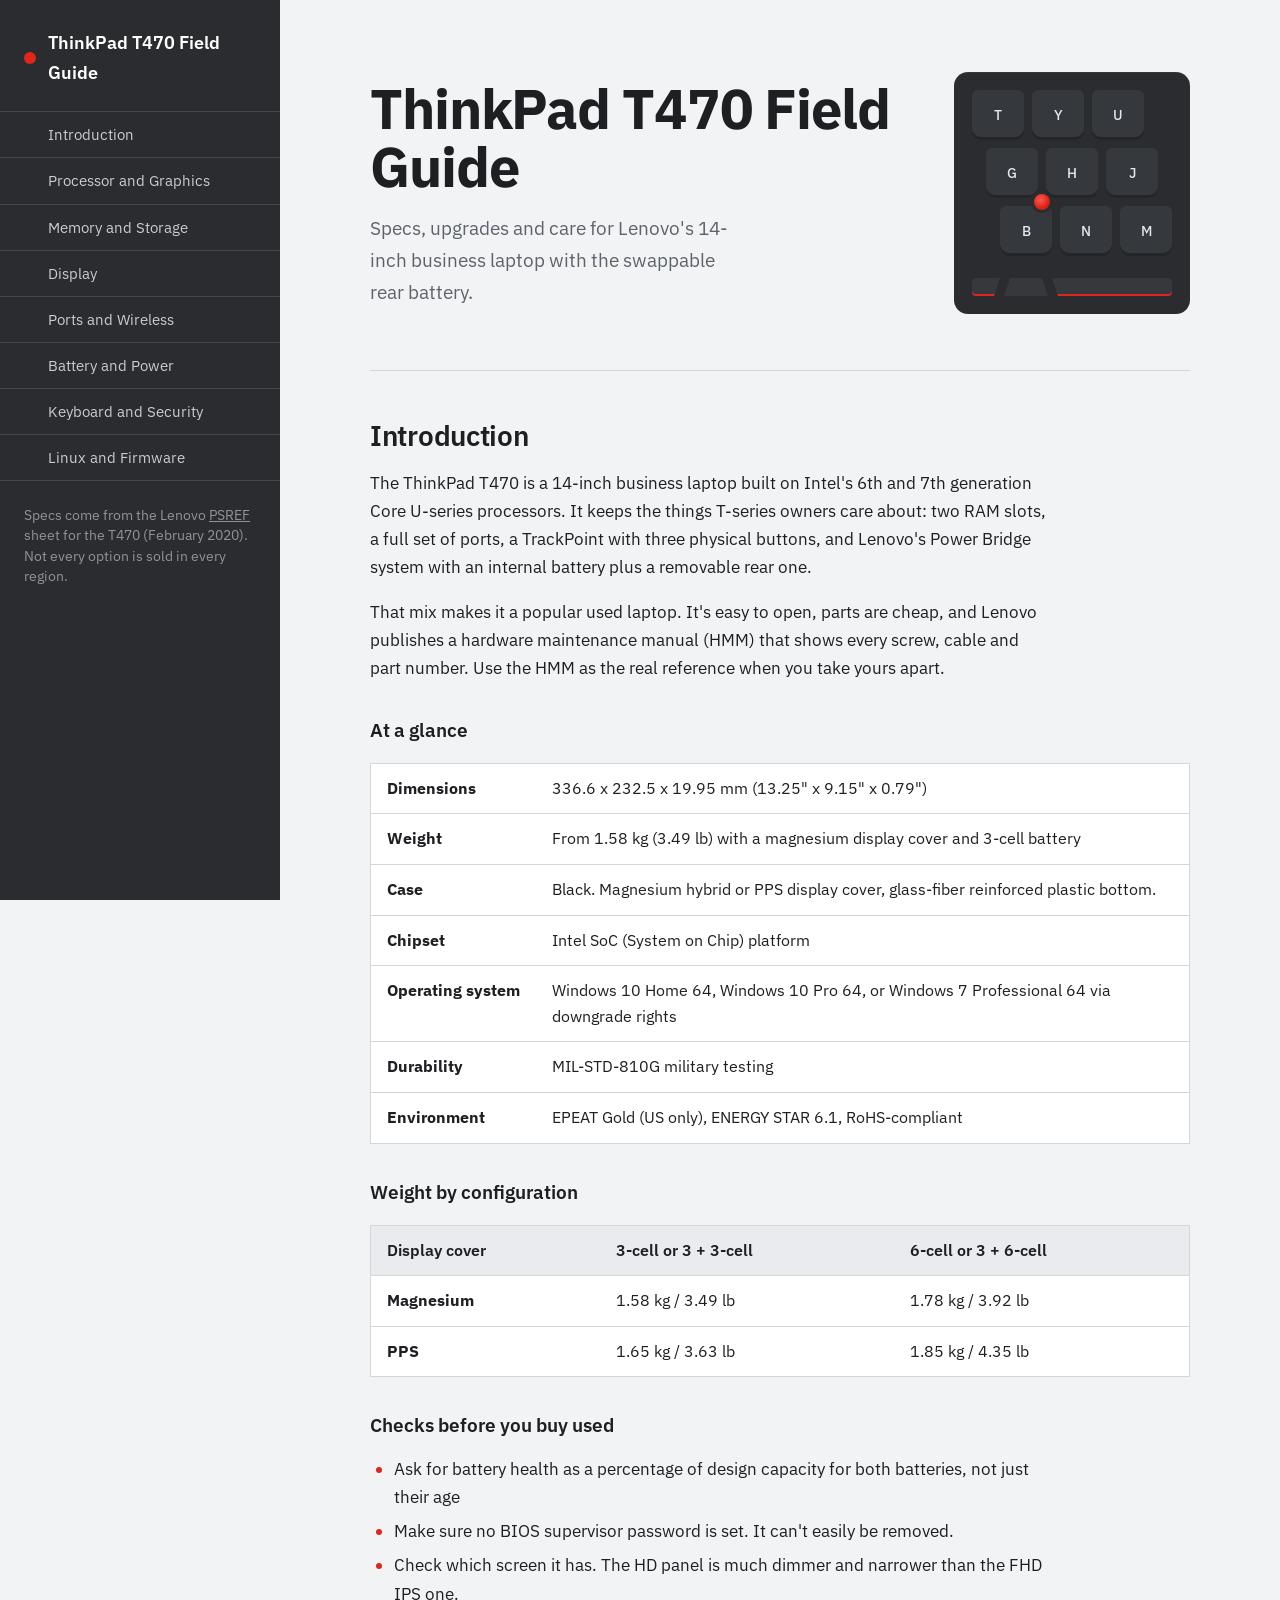
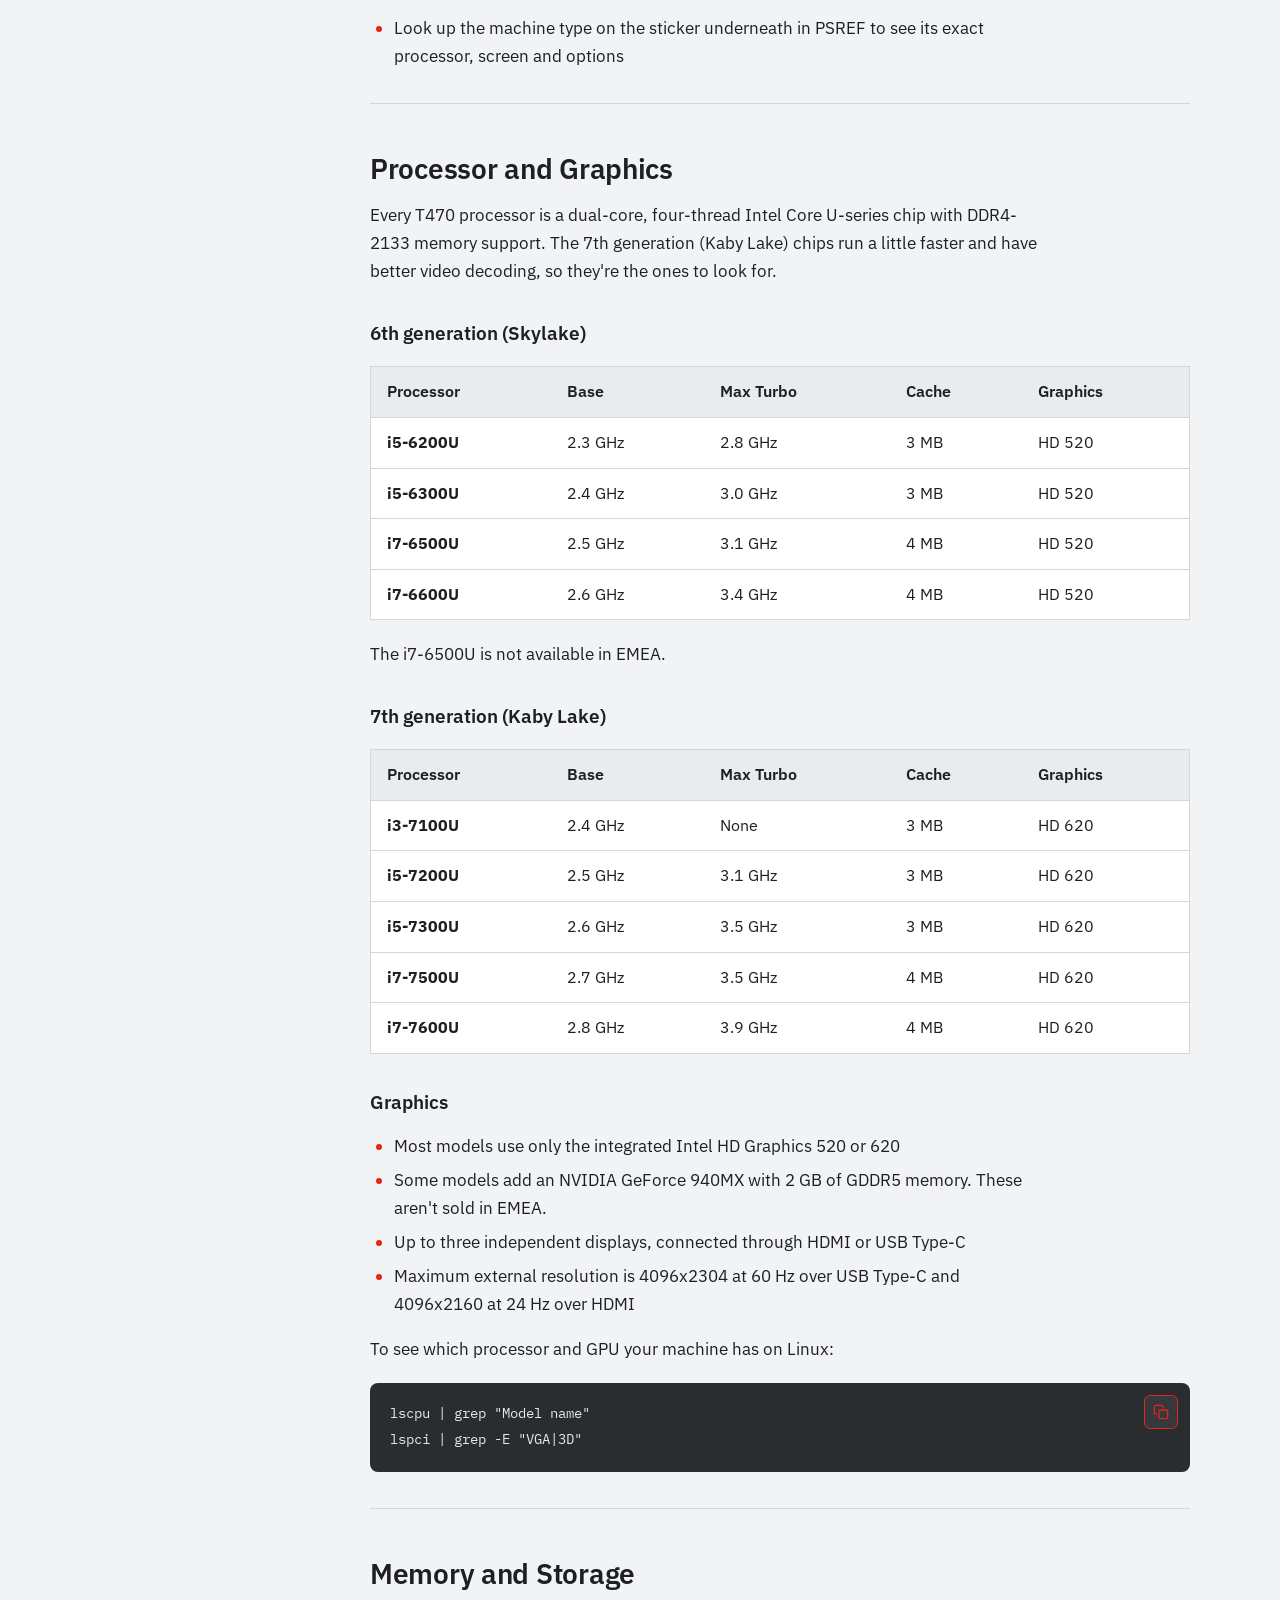
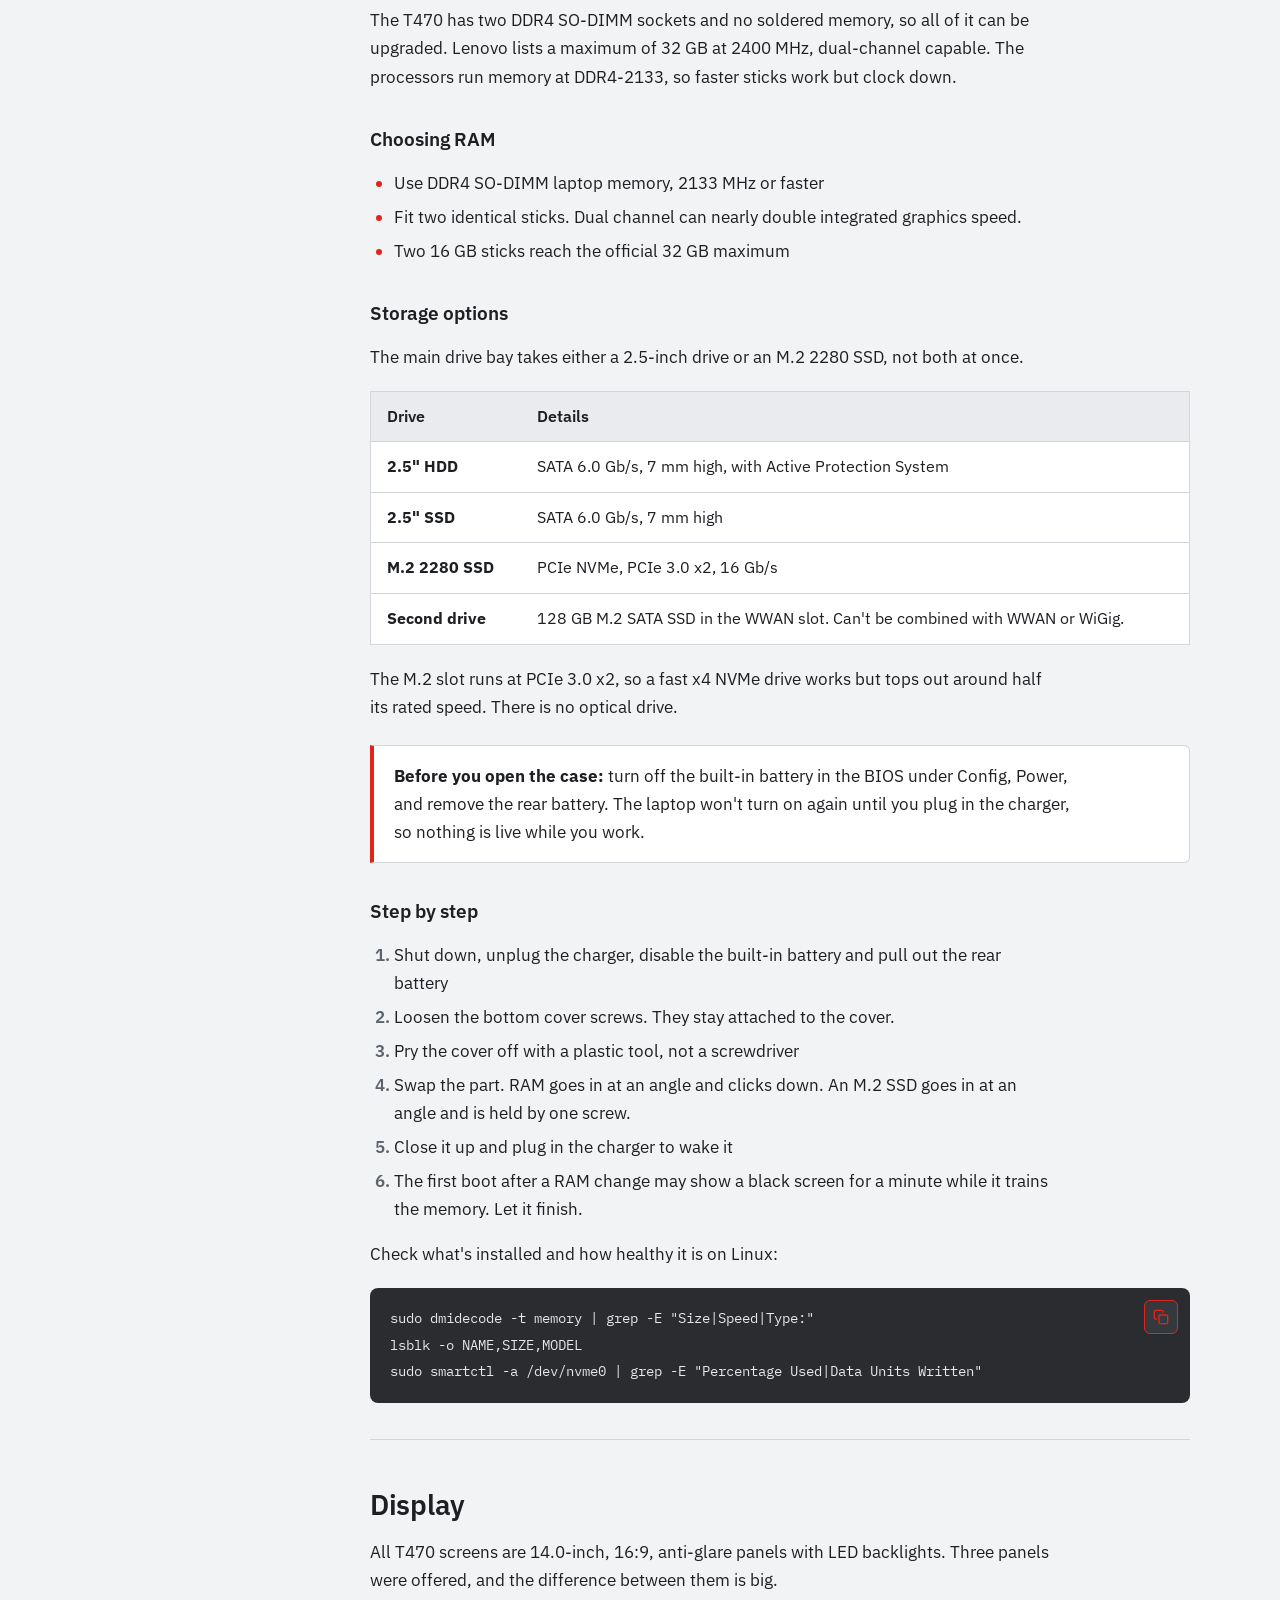
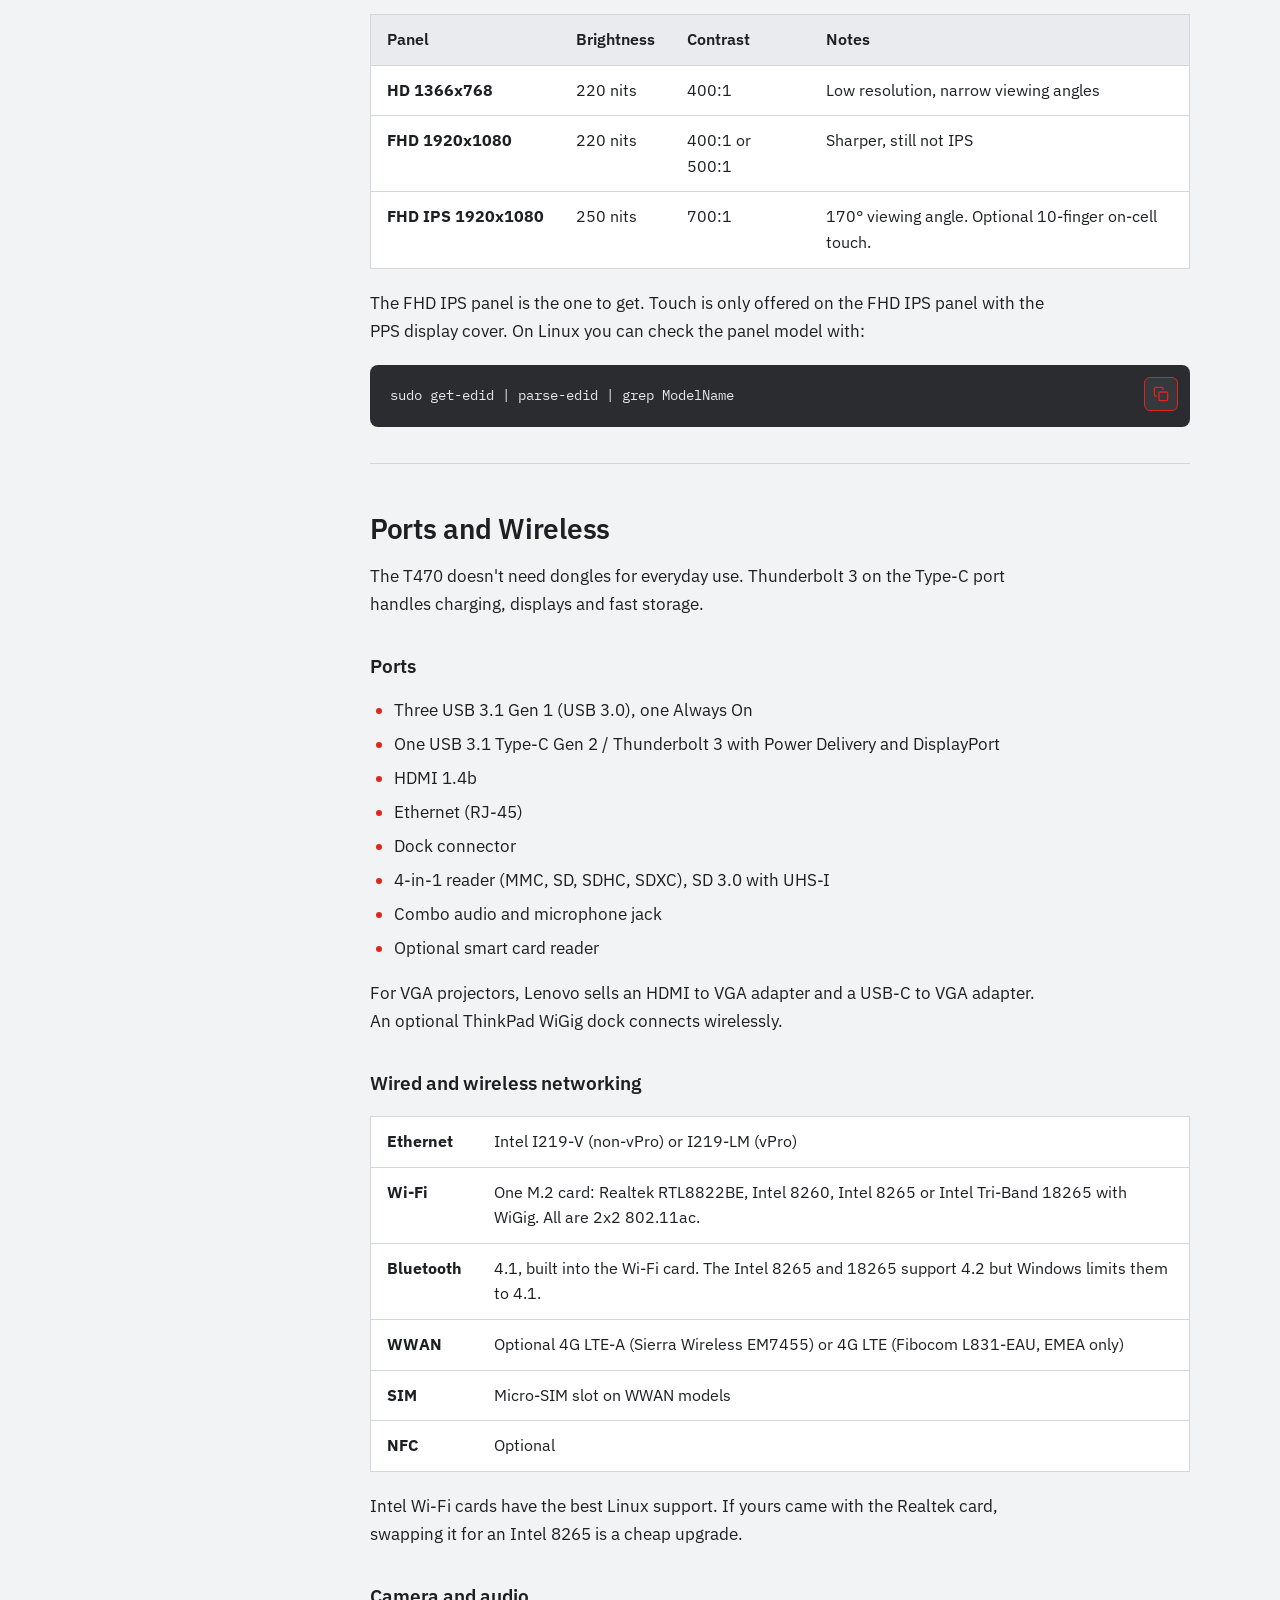
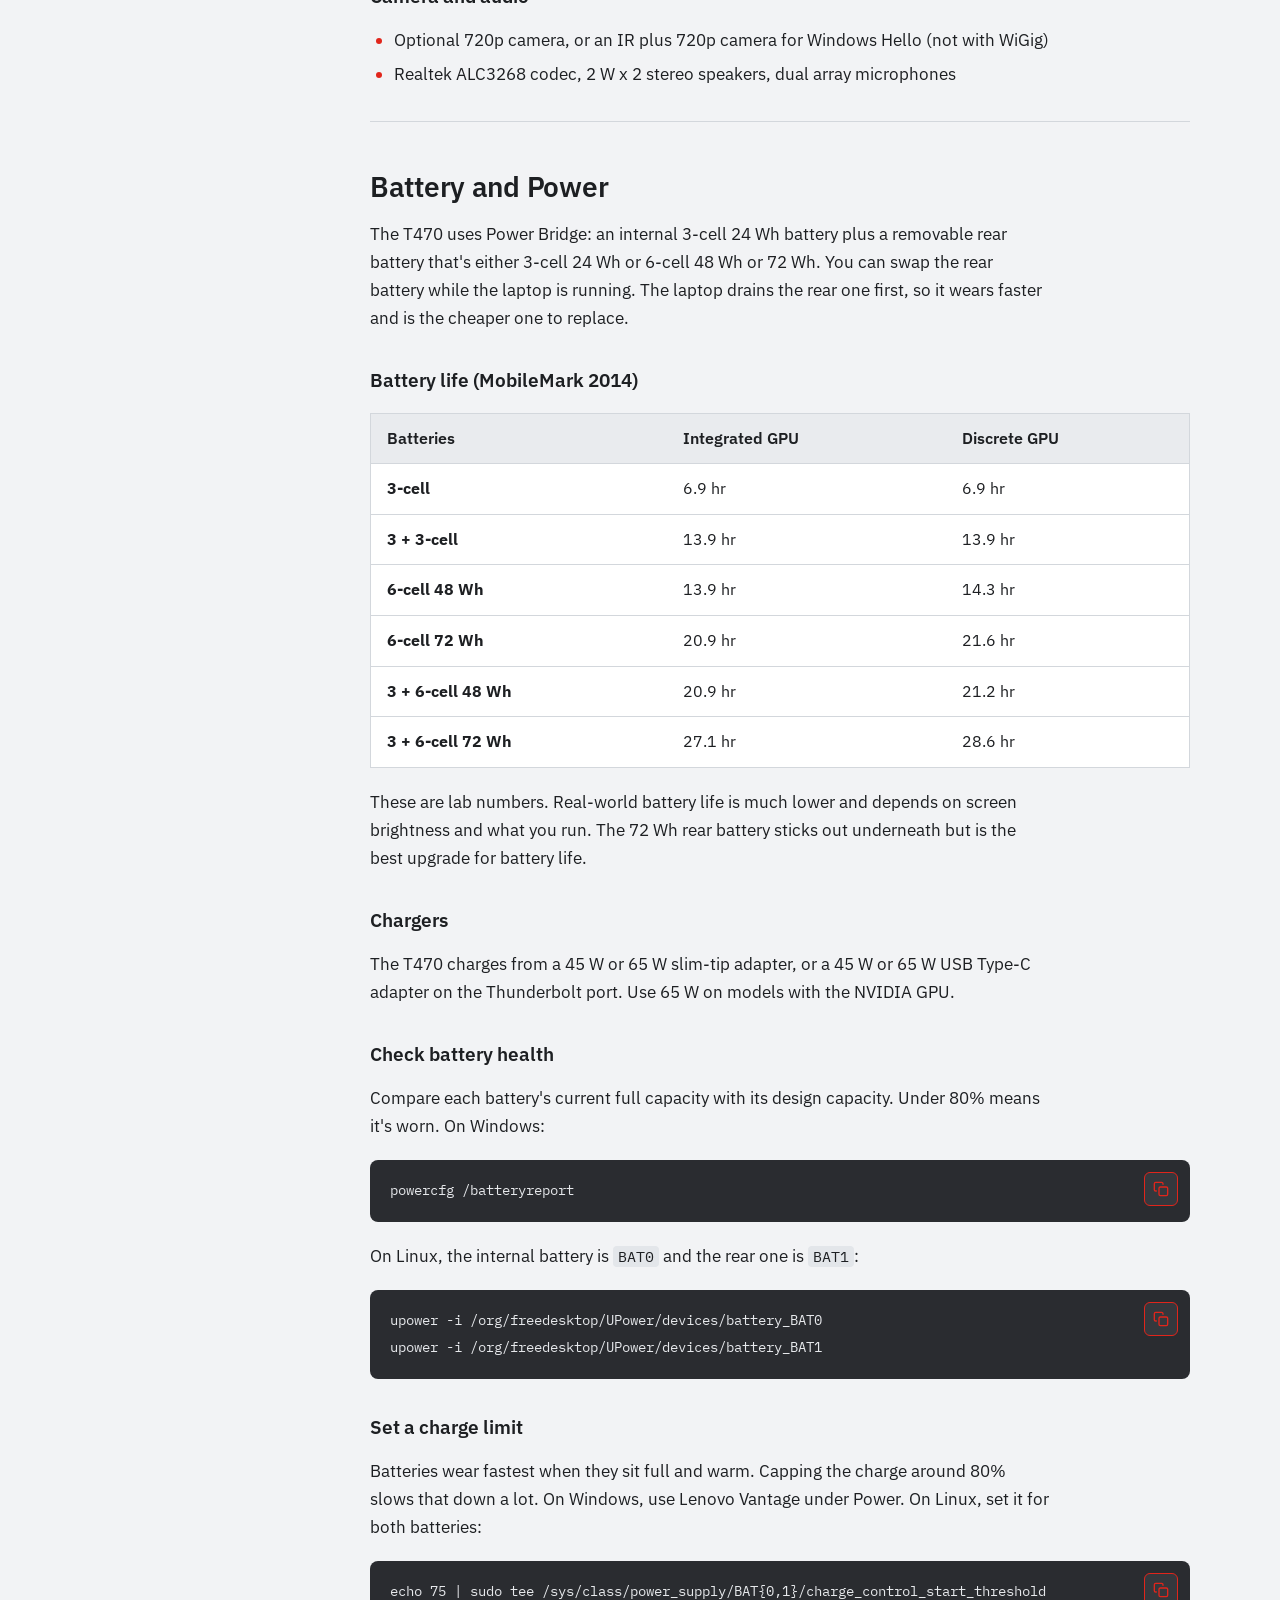
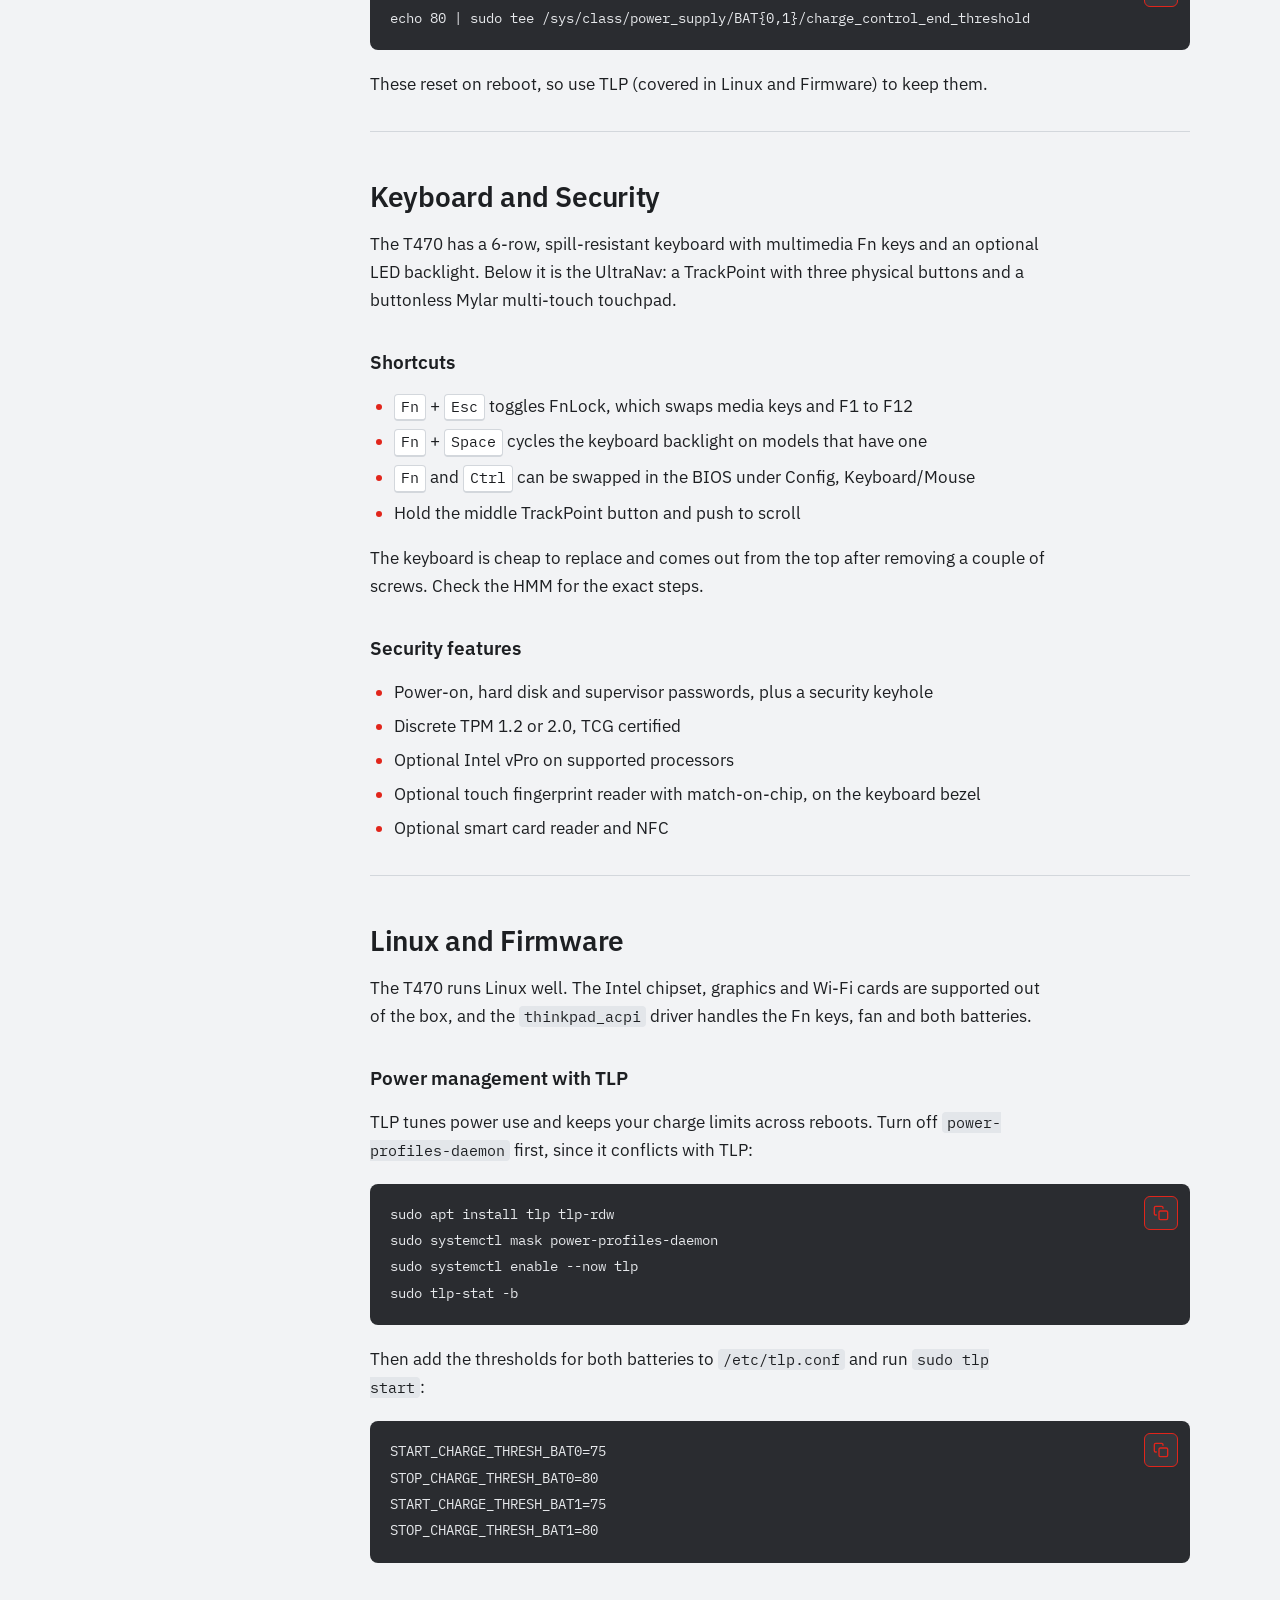
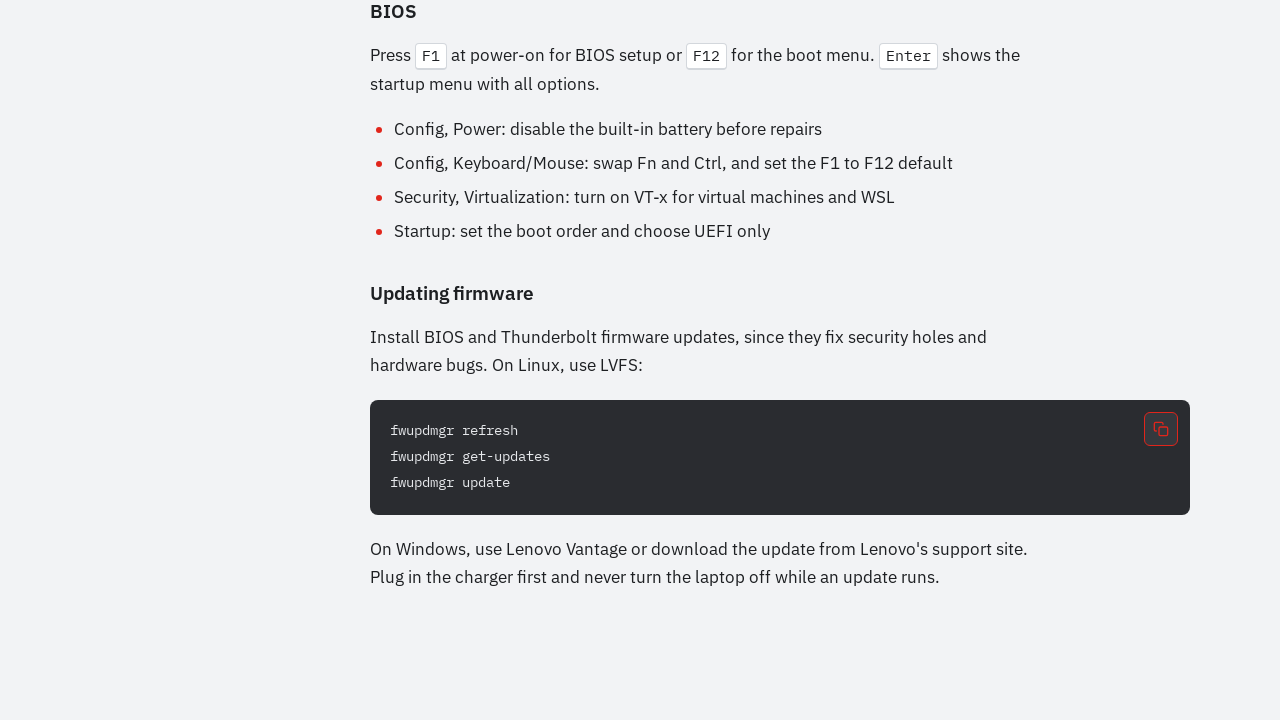
<file: index.html>
<!doctype html>
<html lang="en">

<head>
    <meta charset="utf-8" />
    <meta name="viewport" content="width=device-width, initial-scale=1.0" />
    <title>ThinkPad T470 Field Guide</title>
    <link rel="preconnect" href="https://fonts.googleapis.com" />
    <link rel="preconnect" href="https://fonts.gstatic.com" crossorigin />
    <link
        href="https://fonts.googleapis.com/css2?family=IBM+Plex+Mono:wght@400;500&family=IBM+Plex+Sans:wght@400;500;600;700&display=swap"
        rel="stylesheet" />
    <link rel="stylesheet" href="styles.css" />
</head>

<body>
    <nav id="navbar">
        <header>
            <span class="brand-dot" aria-hidden="true"></span>
            ThinkPad T470 Field Guide
        </header>
        <a class="nav-link" href="#Introduction">Introduction</a>
        <a class="nav-link" href="#Processor_and_Graphics">Processor and Graphics</a>
        <a class="nav-link" href="#Memory_and_Storage">Memory and Storage</a>
        <a class="nav-link" href="#Display">Display</a>
        <a class="nav-link" href="#Ports_and_Wireless">Ports and Wireless</a>
        <a class="nav-link" href="#Battery_and_Power">Battery and Power</a>
        <a class="nav-link" href="#Keyboard_and_Security">Keyboard and Security</a>
        <a class="nav-link" href="#Linux_and_Firmware">Linux and Firmware</a>
        <p class="nav-note">
            Specs come from the Lenovo
            <a href="https://psref.lenovo.com" target="_blank" rel="noopener">PSREF</a>
            sheet for the T470 (February 2020). Not every option is sold in
            every region.
        </p>
    </nav>

    <main id="main-doc">
        <div class="hero">
            <div class="hero-text">
                <h1>ThinkPad T470 Field Guide</h1>
                <p class="lede">
                    Specs, upgrades and care for Lenovo's 14-inch business
                    laptop with the swappable rear battery.
                </p>
            </div>
            <div class="keyboard" aria-hidden="true">
                <div class="keys">
                    <span>T</span><span>Y</span><span>U</span> <span>G</span><span>H</span><span>J</span>
                    <span>B</span><span>N</span><span>M</span>
                    <i class="nub"></i>
                </div>
                <div class="buttons">
                    <span class="btn-left"></span><span class="btn-mid"></span><span class="btn-right"></span>
                </div>
            </div>
        </div>

        <section class="main-section" id="Introduction">
            <header>Introduction</header>
            <p>
                The ThinkPad T470 is a 14-inch business laptop built on
                Intel's 6th and 7th generation Core U-series processors. It
                keeps the things T-series owners care about: two RAM slots,
                a full set of ports, a TrackPoint with three physical
                buttons, and Lenovo's Power Bridge system with an internal
                battery plus a removable rear one.
            </p>
            <p>
                That mix makes it a popular used laptop. It's easy to open,
                parts are cheap, and Lenovo publishes a hardware maintenance
                manual (HMM) that shows every screw, cable and part number.
                Use the HMM as the real reference when you take yours apart.
            </p>

            <h3>At a glance</h3>
            <div class="table-wrap">
                <table>
                    <tbody>
                        <tr>
                            <td>Dimensions</td>
                            <td>
                                336.6 x 232.5 x 19.95 mm (13.25" x 9.15" x
                                0.79")
                            </td>
                        </tr>
                        <tr>
                            <td>Weight</td>
                            <td>
                                From 1.58 kg (3.49 lb) with a magnesium
                                display cover and 3-cell battery
                            </td>
                        </tr>
                        <tr>
                            <td>Case</td>
                            <td>
                                Black. Magnesium hybrid or PPS display
                                cover, glass-fiber reinforced plastic
                                bottom.
                            </td>
                        </tr>
                        <tr>
                            <td>Chipset</td>
                            <td>Intel SoC (System on Chip) platform</td>
                        </tr>
                        <tr>
                            <td>Operating system</td>
                            <td>
                                Windows 10 Home 64, Windows 10 Pro 64, or
                                Windows 7 Professional 64 via downgrade
                                rights
                            </td>
                        </tr>
                        <tr>
                            <td>Durability</td>
                            <td>MIL-STD-810G military testing</td>
                        </tr>
                        <tr>
                            <td>Environment</td>
                            <td>
                                EPEAT Gold (US only), ENERGY STAR 6.1,
                                RoHS-compliant
                            </td>
                        </tr>
                    </tbody>
                </table>
            </div>

            <h3>Weight by configuration</h3>
            <div class="table-wrap">
                <table>
                    <thead>
                        <tr>
                            <th scope="col">Display cover</th>
                            <th scope="col">3-cell or 3 + 3-cell</th>
                            <th scope="col">6-cell or 3 + 6-cell</th>
                        </tr>
                    </thead>
                    <tbody>
                        <tr>
                            <td>Magnesium</td>
                            <td>1.58 kg / 3.49 lb</td>
                            <td>1.78 kg / 3.92 lb</td>
                        </tr>
                        <tr>
                            <td>PPS</td>
                            <td>1.65 kg / 3.63 lb</td>
                            <td>1.85 kg / 4.35 lb</td>
                        </tr>
                    </tbody>
                </table>
            </div>

            <h3>Checks before you buy used</h3>
            <ul>
                <li>
                    Ask for battery health as a percentage of design
                    capacity for both batteries, not just their age
                </li>
                <li>
                    Make sure no BIOS supervisor password is set. It can't
                    easily be removed.
                </li>
                <li>
                    Check which screen it has. The HD panel is much dimmer
                    and narrower than the FHD IPS one.
                </li>
                <li>
                    Look up the machine type on the sticker underneath in
                    PSREF to see its exact processor, screen and options
                </li>
            </ul>
        </section>

        <section class="main-section" id="Processor_and_Graphics">
            <header>Processor and Graphics</header>
            <p>
                Every T470 processor is a dual-core, four-thread Intel Core
                U-series chip with DDR4-2133 memory support. The 7th
                generation (Kaby Lake) chips run a little faster and have
                better video decoding, so they're the ones to look for.
            </p>

            <h3>6th generation (Skylake)</h3>
            <div class="table-wrap">
                <table>
                    <thead>
                        <tr>
                            <th scope="col">Processor</th>
                            <th scope="col">Base</th>
                            <th scope="col">Max Turbo</th>
                            <th scope="col">Cache</th>
                            <th scope="col">Graphics</th>
                        </tr>
                    </thead>
                    <tbody>
                        <tr>
                            <td>i5-6200U</td>
                            <td>2.3 GHz</td>
                            <td>2.8 GHz</td>
                            <td>3 MB</td>
                            <td>HD 520</td>
                        </tr>
                        <tr>
                            <td>i5-6300U</td>
                            <td>2.4 GHz</td>
                            <td>3.0 GHz</td>
                            <td>3 MB</td>
                            <td>HD 520</td>
                        </tr>
                        <tr>
                            <td>i7-6500U</td>
                            <td>2.5 GHz</td>
                            <td>3.1 GHz</td>
                            <td>4 MB</td>
                            <td>HD 520</td>
                        </tr>
                        <tr>
                            <td>i7-6600U</td>
                            <td>2.6 GHz</td>
                            <td>3.4 GHz</td>
                            <td>4 MB</td>
                            <td>HD 520</td>
                        </tr>
                    </tbody>
                </table>
            </div>
            <p>The i7-6500U is not available in EMEA.</p>

            <h3>7th generation (Kaby Lake)</h3>
            <div class="table-wrap">
                <table>
                    <thead>
                        <tr>
                            <th scope="col">Processor</th>
                            <th scope="col">Base</th>
                            <th scope="col">Max Turbo</th>
                            <th scope="col">Cache</th>
                            <th scope="col">Graphics</th>
                        </tr>
                    </thead>
                    <tbody>
                        <tr>
                            <td>i3-7100U</td>
                            <td>2.4 GHz</td>
                            <td>None</td>
                            <td>3 MB</td>
                            <td>HD 620</td>
                        </tr>
                        <tr>
                            <td>i5-7200U</td>
                            <td>2.5 GHz</td>
                            <td>3.1 GHz</td>
                            <td>3 MB</td>
                            <td>HD 620</td>
                        </tr>
                        <tr>
                            <td>i5-7300U</td>
                            <td>2.6 GHz</td>
                            <td>3.5 GHz</td>
                            <td>3 MB</td>
                            <td>HD 620</td>
                        </tr>
                        <tr>
                            <td>i7-7500U</td>
                            <td>2.7 GHz</td>
                            <td>3.5 GHz</td>
                            <td>4 MB</td>
                            <td>HD 620</td>
                        </tr>
                        <tr>
                            <td>i7-7600U</td>
                            <td>2.8 GHz</td>
                            <td>3.9 GHz</td>
                            <td>4 MB</td>
                            <td>HD 620</td>
                        </tr>
                    </tbody>
                </table>
            </div>

            <h3>Graphics</h3>
            <ul>
                <li>
                    Most models use only the integrated Intel HD Graphics
                    520 or 620
                </li>
                <li>
                    Some models add an NVIDIA GeForce 940MX with 2 GB of
                    GDDR5 memory. These aren't sold in EMEA.
                </li>
                <li>
                    Up to three independent displays, connected through HDMI
                    or USB Type-C
                </li>
                <li>
                    Maximum external resolution is 4096x2304 at 60 Hz over
                    USB Type-C and 4096x2160 at 24 Hz over HDMI
                </li>
            </ul>
            <p>To see which processor and GPU your machine has on Linux:</p>
            <pre><code>lscpu | grep "Model name"
lspci | grep -E "VGA|3D"</code></pre>
        </section>

        <section class="main-section" id="Memory_and_Storage">
            <header>Memory and Storage</header>
            <p>
                The T470 has two DDR4 SO-DIMM sockets and no soldered
                memory, so all of it can be upgraded. Lenovo lists a maximum
                of 32 GB at 2400 MHz, dual-channel capable. The processors
                run memory at DDR4-2133, so faster sticks work but clock
                down.
            </p>

            <h3>Choosing RAM</h3>
            <ul>
                <li>Use DDR4 SO-DIMM laptop memory, 2133 MHz or faster</li>
                <li>
                    Fit two identical sticks. Dual channel can nearly double
                    integrated graphics speed.
                </li>
                <li>Two 16 GB sticks reach the official 32 GB maximum</li>
            </ul>

            <h3>Storage options</h3>
            <p>
                The main drive bay takes either a 2.5-inch drive or an M.2
                2280 SSD, not both at once.
            </p>
            <div class="table-wrap">
                <table>
                    <thead>
                        <tr>
                            <th scope="col">Drive</th>
                            <th scope="col">Details</th>
                        </tr>
                    </thead>
                    <tbody>
                        <tr>
                            <td>2.5" HDD</td>
                            <td>
                                SATA 6.0 Gb/s, 7 mm high, with Active
                                Protection System
                            </td>
                        </tr>
                        <tr>
                            <td>2.5" SSD</td>
                            <td>SATA 6.0 Gb/s, 7 mm high</td>
                        </tr>
                        <tr>
                            <td>M.2 2280 SSD</td>
                            <td>PCIe NVMe, PCIe 3.0 x2, 16 Gb/s</td>
                        </tr>
                        <tr>
                            <td>Second drive</td>
                            <td>
                                128 GB M.2 SATA SSD in the WWAN slot. Can't
                                be combined with WWAN or WiGig.
                            </td>
                        </tr>
                    </tbody>
                </table>
            </div>
            <p>
                The M.2 slot runs at PCIe 3.0 x2, so a fast x4 NVMe drive
                works but tops out around half its rated speed. There is no
                optical drive.
            </p>

            <div class="caution">
                <p>
                    <strong>Before you open the case:</strong> turn off the
                    built-in battery in the BIOS under Config, Power, and
                    remove the rear battery. The laptop won't turn on again
                    until you plug in the charger, so nothing is live while
                    you work.
                </p>
            </div>

            <h3>Step by step</h3>
            <ol>
                <li>
                    Shut down, unplug the charger, disable the built-in
                    battery and pull out the rear battery
                </li>
                <li>
                    Loosen the bottom cover screws. They stay attached to
                    the cover.
                </li>
                <li>
                    Pry the cover off with a plastic tool, not a screwdriver
                </li>
                <li>
                    Swap the part. RAM goes in at an angle and clicks down.
                    An M.2 SSD goes in at an angle and is held by one screw.
                </li>
                <li>Close it up and plug in the charger to wake it</li>
                <li>
                    The first boot after a RAM change may show a black
                    screen for a minute while it trains the memory. Let it
                    finish.
                </li>
            </ol>
            <p>Check what's installed and how healthy it is on Linux:</p>
            <pre><code>sudo dmidecode -t memory | grep -E "Size|Speed|Type:"
lsblk -o NAME,SIZE,MODEL
sudo smartctl -a /dev/nvme0 | grep -E "Percentage Used|Data Units Written"</code></pre>
        </section>

        <section class="main-section" id="Display">
            <header>Display</header>
            <p>
                All T470 screens are 14.0-inch, 16:9, anti-glare panels with
                LED backlights. Three panels were offered, and the
                difference between them is big.
            </p>
            <div class="table-wrap">
                <table>
                    <thead>
                        <tr>
                            <th scope="col">Panel</th>
                            <th scope="col">Brightness</th>
                            <th scope="col">Contrast</th>
                            <th scope="col">Notes</th>
                        </tr>
                    </thead>
                    <tbody>
                        <tr>
                            <td>HD 1366x768</td>
                            <td>220 nits</td>
                            <td>400:1</td>
                            <td>Low resolution, narrow viewing angles</td>
                        </tr>
                        <tr>
                            <td>FHD 1920x1080</td>
                            <td>220 nits</td>
                            <td>400:1 or 500:1</td>
                            <td>Sharper, still not IPS</td>
                        </tr>
                        <tr>
                            <td>FHD IPS 1920x1080</td>
                            <td>250 nits</td>
                            <td>700:1</td>
                            <td>
                                170° viewing angle. Optional 10-finger
                                on-cell touch.
                            </td>
                        </tr>
                    </tbody>
                </table>
            </div>
            <p>
                The FHD IPS panel is the one to get. Touch is only offered
                on the FHD IPS panel with the PPS display cover. On Linux
                you can check the panel model with:
            </p>
            <pre><code>sudo get-edid | parse-edid | grep ModelName</code></pre>
        </section>

        <section class="main-section" id="Ports_and_Wireless">
            <header>Ports and Wireless</header>
            <p>
                The T470 doesn't need dongles for everyday use. Thunderbolt
                3 on the Type-C port handles charging, displays and fast
                storage.
            </p>

            <h3>Ports</h3>
            <ul>
                <li>Three USB 3.1 Gen 1 (USB 3.0), one Always On</li>
                <li>
                    One USB 3.1 Type-C Gen 2 / Thunderbolt 3 with Power
                    Delivery and DisplayPort
                </li>
                <li>HDMI 1.4b</li>
                <li>Ethernet (RJ-45)</li>
                <li>Dock connector</li>
                <li>
                    4-in-1 reader (MMC, SD, SDHC, SDXC), SD 3.0 with UHS-I
                </li>
                <li>Combo audio and microphone jack</li>
                <li>Optional smart card reader</li>
            </ul>
            <p>
                For VGA projectors, Lenovo sells an HDMI to VGA adapter and
                a USB-C to VGA adapter. An optional ThinkPad WiGig dock
                connects wirelessly.
            </p>

            <h3>Wired and wireless networking</h3>
            <div class="table-wrap">
                <table>
                    <tbody>
                        <tr>
                            <td>Ethernet</td>
                            <td>
                                Intel I219-V (non-vPro) or I219-LM (vPro)
                            </td>
                        </tr>
                        <tr>
                            <td>Wi-Fi</td>
                            <td>
                                One M.2 card: Realtek RTL8822BE, Intel 8260,
                                Intel 8265 or Intel Tri-Band 18265 with
                                WiGig. All are 2x2 802.11ac.
                            </td>
                        </tr>
                        <tr>
                            <td>Bluetooth</td>
                            <td>
                                4.1, built into the Wi-Fi card. The Intel
                                8265 and 18265 support 4.2 but Windows
                                limits them to 4.1.
                            </td>
                        </tr>
                        <tr>
                            <td>WWAN</td>
                            <td>
                                Optional 4G LTE-A (Sierra Wireless EM7455)
                                or 4G LTE (Fibocom L831-EAU, EMEA only)
                            </td>
                        </tr>
                        <tr>
                            <td>SIM</td>
                            <td>Micro-SIM slot on WWAN models</td>
                        </tr>
                        <tr>
                            <td>NFC</td>
                            <td>Optional</td>
                        </tr>
                    </tbody>
                </table>
            </div>
            <p>
                Intel Wi-Fi cards have the best Linux support. If yours came
                with the Realtek card, swapping it for an Intel 8265 is a
                cheap upgrade.
            </p>

            <h3>Camera and audio</h3>
            <ul>
                <li>
                    Optional 720p camera, or an IR plus 720p camera for
                    Windows Hello (not with WiGig)
                </li>
                <li>
                    Realtek ALC3268 codec, 2 W x 2 stereo speakers, dual
                    array microphones
                </li>
            </ul>
        </section>

        <section class="main-section" id="Battery_and_Power">
            <header>Battery and Power</header>
            <p>
                The T470 uses Power Bridge: an internal 3-cell 24 Wh battery
                plus a removable rear battery that's either 3-cell 24 Wh or
                6-cell 48 Wh or 72 Wh. You can swap the rear battery while
                the laptop is running. The laptop drains the rear one first,
                so it wears faster and is the cheaper one to replace.
            </p>

            <h3>Battery life (MobileMark 2014)</h3>
            <div class="table-wrap">
                <table>
                    <thead>
                        <tr>
                            <th scope="col">Batteries</th>
                            <th scope="col">Integrated GPU</th>
                            <th scope="col">Discrete GPU</th>
                        </tr>
                    </thead>
                    <tbody>
                        <tr>
                            <td>3-cell</td>
                            <td>6.9 hr</td>
                            <td>6.9 hr</td>
                        </tr>
                        <tr>
                            <td>3 + 3-cell</td>
                            <td>13.9 hr</td>
                            <td>13.9 hr</td>
                        </tr>
                        <tr>
                            <td>6-cell 48 Wh</td>
                            <td>13.9 hr</td>
                            <td>14.3 hr</td>
                        </tr>
                        <tr>
                            <td>6-cell 72 Wh</td>
                            <td>20.9 hr</td>
                            <td>21.6 hr</td>
                        </tr>
                        <tr>
                            <td>3 + 6-cell 48 Wh</td>
                            <td>20.9 hr</td>
                            <td>21.2 hr</td>
                        </tr>
                        <tr>
                            <td>3 + 6-cell 72 Wh</td>
                            <td>27.1 hr</td>
                            <td>28.6 hr</td>
                        </tr>
                    </tbody>
                </table>
            </div>
            <p>
                These are lab numbers. Real-world battery life is much lower
                and depends on screen brightness and what you run. The 72 Wh
                rear battery sticks out underneath but is the best upgrade
                for battery life.
            </p>

            <h3>Chargers</h3>
            <p>
                The T470 charges from a 45 W or 65 W slim-tip adapter, or a
                45 W or 65 W USB Type-C adapter on the Thunderbolt port. Use
                65 W on models with the NVIDIA GPU.
            </p>

            <h3>Check battery health</h3>
            <p>
                Compare each battery's current full capacity with its design
                capacity. Under 80% means it's worn. On Windows:
            </p>
            <pre><code>powercfg /batteryreport</code></pre>
            <p>
                On Linux, the internal battery is <code>BAT0</code> and the
                rear one is <code>BAT1</code>:
            </p>
            <pre><code>upower -i /org/freedesktop/UPower/devices/battery_BAT0
upower -i /org/freedesktop/UPower/devices/battery_BAT1</code></pre>

            <h3>Set a charge limit</h3>
            <p>
                Batteries wear fastest when they sit full and warm. Capping
                the charge around 80% slows that down a lot. On Windows, use
                Lenovo Vantage under Power. On Linux, set it for both
                batteries:
            </p>
            <pre><code>echo 75 | sudo tee /sys/class/power_supply/BAT{0,1}/charge_control_start_threshold
echo 80 | sudo tee /sys/class/power_supply/BAT{0,1}/charge_control_end_threshold</code></pre>
            <p>
                These reset on reboot, so use TLP (covered in Linux and
                Firmware) to keep them.
            </p>
        </section>

        <section class="main-section" id="Keyboard_and_Security">
            <header>Keyboard and Security</header>
            <p>
                The T470 has a 6-row, spill-resistant keyboard with
                multimedia Fn keys and an optional LED backlight. Below it
                is the UltraNav: a TrackPoint with three physical buttons
                and a buttonless Mylar multi-touch touchpad.
            </p>

            <h3>Shortcuts</h3>
            <ul>
                <li>
                    <kbd>Fn</kbd> + <kbd>Esc</kbd> toggles FnLock, which
                    swaps media keys and F1 to F12
                </li>
                <li>
                    <kbd>Fn</kbd> + <kbd>Space</kbd> cycles the keyboard
                    backlight on models that have one
                </li>
                <li>
                    <kbd>Fn</kbd> and <kbd>Ctrl</kbd> can be swapped in the
                    BIOS under Config, Keyboard/Mouse
                </li>
                <li>
                    Hold the middle TrackPoint button and push to scroll
                </li>
            </ul>
            <p>
                The keyboard is cheap to replace and comes out from the top
                after removing a couple of screws. Check the HMM for the
                exact steps.
            </p>

            <h3>Security features</h3>
            <ul>
                <li>
                    Power-on, hard disk and supervisor passwords, plus a
                    security keyhole
                </li>
                <li>Discrete TPM 1.2 or 2.0, TCG certified</li>
                <li>Optional Intel vPro on supported processors</li>
                <li>
                    Optional touch fingerprint reader with match-on-chip, on
                    the keyboard bezel
                </li>
                <li>Optional smart card reader and NFC</li>
            </ul>
        </section>

        <section class="main-section" id="Linux_and_Firmware">
            <header>Linux and Firmware</header>
            <p>
                The T470 runs Linux well. The Intel chipset, graphics and
                Wi-Fi cards are supported out of the box, and the
                <code>thinkpad_acpi</code> driver handles the Fn keys, fan
                and both batteries.
            </p>

            <h3>Power management with TLP</h3>
            <p>
                TLP tunes power use and keeps your charge limits across
                reboots. Turn off <code>power-profiles-daemon</code> first,
                since it conflicts with TLP:
            </p>
            <pre><code>sudo apt install tlp tlp-rdw
sudo systemctl mask power-profiles-daemon
sudo systemctl enable --now tlp
sudo tlp-stat -b</code></pre>
            <p>
                Then add the thresholds for both batteries to
                <code>/etc/tlp.conf</code> and run
                <code>sudo tlp start</code>:
            </p>
            <pre><code>START_CHARGE_THRESH_BAT0=75
STOP_CHARGE_THRESH_BAT0=80
START_CHARGE_THRESH_BAT1=75
STOP_CHARGE_THRESH_BAT1=80</code></pre>

            <h3>BIOS</h3>
            <p>
                Press <kbd>F1</kbd> at power-on for BIOS setup or
                <kbd>F12</kbd> for the boot menu. <kbd>Enter</kbd> shows the
                startup menu with all options.
            </p>
            <ul>
                <li>
                    Config, Power: disable the built-in battery before
                    repairs
                </li>
                <li>
                    Config, Keyboard/Mouse: swap Fn and Ctrl, and set the F1
                    to F12 default
                </li>
                <li>
                    Security, Virtualization: turn on VT-x for virtual
                    machines and WSL
                </li>
                <li>Startup: set the boot order and choose UEFI only</li>
            </ul>

            <h3>Updating firmware</h3>
            <p>
                Install BIOS and Thunderbolt firmware updates, since they
                fix security holes and hardware bugs. On Linux, use LVFS:
            </p>
            <pre><code>fwupdmgr refresh
fwupdmgr get-updates
fwupdmgr update</code></pre>
            <p>
                On Windows, use Lenovo Vantage or download the update from
                Lenovo's support site. Plug in the charger first and never
                turn the laptop off while an update runs.
            </p>
        </section>
    </main>

    <script>
        async function copyText(text) {
            if (navigator.clipboard && window.isSecureContext) {
                await navigator.clipboard.writeText(text);
                return;
            }
            const area = document.createElement("textarea");
            area.value = text;
            area.setAttribute("readonly", "");
            area.style.position = "fixed";
            area.style.opacity = "0";
            document.body.appendChild(area);
            area.select();
            const ok = document.execCommand("copy");
            area.remove();
            if (!ok) throw new Error("Copy failed");
        }

        const copyIcon =
            '<svg class="icon-copy" viewBox="0 0 24 24" width="16" height="16" fill="none" stroke="currentColor" stroke-width="2" stroke-linecap="round" stroke-linejoin="round" aria-hidden="true"><rect x="9" y="9" width="13" height="13" rx="2"/><path d="M5 15H4a2 2 0 0 1-2-2V4a2 2 0 0 1 2-2h9a2 2 0 0 1 2 2v1"/></svg>';
        const checkIcon =
            '<svg class="icon-check" viewBox="0 0 24 24" width="16" height="16" fill="none" stroke="currentColor" stroke-width="2.5" stroke-linecap="round" stroke-linejoin="round" aria-hidden="true"><path d="M20 6 9 17l-5-5"/></svg>';

        document.querySelectorAll("#main-doc pre").forEach((pre) => {
            const block = document.createElement("div");
            block.className = "code-block";
            pre.before(block);
            block.append(pre);

            const button = document.createElement("button");
            button.type = "button";
            button.className = "copy-btn";
            button.title = "Copy";
            button.setAttribute("aria-label", "Copy command");
            button.innerHTML = copyIcon + checkIcon;
            block.append(button);

            let timer;
            button.addEventListener("click", async () => {
                try {
                    await copyText(pre.innerText.trim());
                } catch {
                    return;
                }
                button.classList.add("is-copied");
                button.setAttribute("aria-label", "Copied");
                button.title = "Copied";
                clearTimeout(timer);
                timer = setTimeout(() => {
                    button.classList.remove("is-copied");
                    button.setAttribute("aria-label", "Copy command");
                    button.title = "Copy";
                }, 2000);
            });
        });
    </script>
</body>

</html>
</file>
<file: styles.css>
:root {
    --paper: #f2f3f5;
    --surface: #ffffff;
    --ink: #1d1f22;
    --muted: #5d636b;
    --rule: #d3d7dc;
    --graphite: #2a2c30;
    --graphite-key: #35383d;
    --graphite-line: #44484e;
    --red: #e1251b;
    --nav-width: 280px;
    --sans: "IBM Plex Sans", system-ui, sans-serif;
    --mono: "IBM Plex Mono", ui-monospace, monospace;
}

* {
    box-sizing: border-box;
}

html {
    scroll-behavior: smooth;
}

body {
    margin: 0;
    font-family: var(--sans);
    font-size: 1.0625rem;
    line-height: 1.65;
    color: var(--ink);
    background: var(--paper);
}

a {
    color: inherit;
}

:focus-visible {
    outline: 2px solid var(--red);
    outline-offset: 2px;
}

#navbar {
    position: fixed;
    top: 0;
    left: 0;
    width: var(--nav-width);
    height: 100vh;
    overflow-y: auto;
    padding-bottom: 24px;
    color: #c9ccd1;
    background: var(--graphite);
}

#navbar header {
    display: flex;
    align-items: center;
    gap: 12px;
    padding: 28px 24px 24px;
    font-size: 1.125rem;
    font-weight: 600;
    color: #ffffff;
}

.brand-dot {
    flex: none;
    width: 12px;
    height: 12px;
    border-radius: 50%;
    background: var(--red);
}

.nav-link {
    position: relative;
    display: block;
    padding: 10px 24px 10px 48px;
    font-size: 0.95rem;
    text-decoration: none;
    border-top: 1px solid var(--graphite-line);
}

.nav-link:last-of-type {
    border-bottom: 1px solid var(--graphite-line);
}

.nav-link::before {
    content: "";
    position: absolute;
    left: 27px;
    top: 50%;
    width: 6px;
    height: 6px;
    margin-top: -3px;
    border-radius: 50%;
    background: transparent;
}

.nav-link:hover,
.nav-link:focus-visible {
    color: #ffffff;
    background: var(--graphite-key);
}

.nav-link:hover::before,
.nav-link:focus-visible::before {
    background: var(--red);
}

.nav-note {
    margin: 24px 24px 0;
    font-size: 0.85rem;
    line-height: 1.5;
    color: #8f949b;
}

#main-doc {
    margin-left: var(--nav-width);
    padding: 0 clamp(24px, 4vw, 64px) 96px;
}

.hero,
.main-section {
    max-width: 820px;
    margin-inline: auto;
}

.hero {
    display: grid;
    grid-template-columns: 1fr auto;
    align-items: center;
    gap: 40px;
    padding: 72px 0 56px;
    border-bottom: 1px solid var(--rule);
}

.hero h1 {
    margin: 0 0 16px;
    font-size: clamp(2.25rem, 5vw, 3.5rem);
    font-weight: 700;
    line-height: 1.05;
    letter-spacing: -0.02em;
}

.lede {
    margin: 0;
    max-width: 34ch;
    font-size: 1.2rem;
    color: var(--muted);
}

.keyboard {
    padding: 18px;
    border-radius: 14px;
    background: var(--graphite);
    box-shadow: inset 0 1px 0 rgba(255, 255, 255, 0.06);
}

.keys {
    position: relative;
    display: grid;
    grid-template-columns: repeat(3, 52px);
    gap: 8px;
    margin-right: 28px;
}

.keys span {
    display: grid;
    place-items: center;
    height: 50px;
    border-radius: 6px 6px 9px 9px;
    font-size: 0.9rem;
    font-weight: 500;
    color: #e6e8eb;
    background: var(--graphite-key);
    box-shadow: inset 0 -3px 0 rgba(0, 0, 0, 0.35);
}

.keys span:nth-child(n + 4):nth-child(-n + 6) {
    transform: translateX(14px);
}

.keys span:nth-child(n + 7) {
    transform: translateX(28px);
}

.nub {
    position: absolute;
    left: 62px;
    top: 104px;
    width: 16px;
    height: 16px;
    border-radius: 50%;
    background: radial-gradient(circle at 40% 35%,
            #ff5a4f,
            var(--red) 55%,
            #9e130c);
    box-shadow: 0 0 0 3px var(--graphite);
}

.buttons {
    display: grid;
    /* The B key spans 28px-80px of the keyboard, so the middle
       button (32px-76px) sits centered under it. */
    grid-template-columns: 28px 44px 1fr;
    gap: 4px;
    margin-top: 22px;
}

.buttons span {
    height: 18px;
    background: var(--graphite-key);
}

.btn-left {
    border-radius: 4px 0 0 4px;
    box-shadow: inset 0 -2px 0 var(--red);
    clip-path: polygon(0 0, 100% 0, calc(100% - 6px) 100%, 0 100%);
}

.btn-mid {
    clip-path: polygon(6px 0, calc(100% - 6px) 0, 100% 100%, 0 100%);
}

.btn-right {
    border-radius: 0 4px 4px 0;
    box-shadow: inset 0 -2px 0 var(--red);
    clip-path: polygon(0 0, 100% 0, 100% 100%, 6px 100%);
}

.main-section {
    padding: 48px 0 16px;
    border-bottom: 1px solid var(--rule);
}

.main-section:last-of-type {
    border-bottom: none;
}

.main-section header {
    margin-bottom: 16px;
    font-size: 1.75rem;
    font-weight: 600;
    line-height: 1.2;
    letter-spacing: -0.01em;
}

.main-section h3 {
    margin: 36px 0 8px;
    font-size: 1.2rem;
    font-weight: 600;
    line-height: 1.3;
}

.main-section header+p {
    margin-top: 0;
}

.main-section p,
.main-section ul,
.main-section ol {
    max-width: 68ch;
}

.main-section ul,
.main-section ol {
    padding-left: 1.4em;
}

.main-section li {
    margin-bottom: 6px;
}

.main-section ul li::marker {
    color: var(--red);
}

.main-section ol li::marker {
    font-weight: 600;
    color: var(--muted);
}

code,
kbd {
    font-family: var(--mono);
    font-size: 0.88em;
}

code {
    padding: 1px 5px;
    border-radius: 4px;
    background: #e3e6ea;
}

kbd {
    display: inline-block;
    padding: 0 6px;
    border: 1px solid var(--rule);
    border-bottom-width: 2px;
    border-radius: 4px;
    background: var(--surface);
}

pre {
    overflow-x: auto;
    margin: 20px 0;
    padding: 18px 20px;
    border-radius: 8px;
    line-height: 1.55;
    color: #e6e8eb;
    background: var(--graphite);
}

pre code {
    padding: 0;
    font-size: 0.9rem;
    background: none;
}

.code-block {
    display: flex;
    align-items: flex-start;
    margin: 20px 0;
    border-radius: 8px;
    background: var(--graphite);
}

.code-block pre {
    flex: 1;
    min-width: 0;
    margin: 0;
    padding-right: 12px;
    background: none;
}

.copy-btn {
    display: grid;
    flex: none;
    place-items: center;
    width: 34px;
    height: 34px;
    margin: 12px 12px 12px 0;
    padding: 0;
    color: var(--red);
    cursor: pointer;
    background: var(--graphite-key);
    border: 1px solid var(--red);
    border-radius: 6px;
}

.copy-btn:hover {
    background: var(--graphite-line);
}

.copy-btn .icon-check,
.copy-btn.is-copied .icon-copy {
    display: none;
}

.copy-btn.is-copied .icon-check {
    display: block;
}

.caution {
    margin: 24px 0;
    padding: 16px 20px;
    border: 1px solid var(--rule);
    border-left: 4px solid var(--red);
    border-radius: 0 6px 6px 0;
    background: var(--surface);
}

.caution p {
    margin: 0;
}

.table-wrap {
    overflow-x: auto;
    margin: 20px 0;
}

table {
    width: 100%;
    border-collapse: collapse;
    font-size: 0.97rem;
    background: var(--surface);
    border: 1px solid var(--rule);
}

th,
td {
    padding: 12px 16px;
    text-align: left;
    vertical-align: top;
    border-bottom: 1px solid var(--rule);
}

th {
    font-weight: 600;
    background: #e9ebee;
}

td:first-child {
    font-weight: 700;
    white-space: nowrap;
}

@media screen and (max-width: 1100px) {
    :root {
        --nav-width: 240px;
    }
}

@media screen and (max-width: 960px) {
    .hero {
        grid-template-columns: 1fr;
        gap: 32px;
        padding: 56px 0 48px;
    }

    .keyboard {
        justify-self: start;
    }
}

@media screen and (max-width: 750px) {
    body {
        font-size: 1rem;
    }

    #navbar {
        position: relative;
        display: grid;
        grid-template-columns: 1fr 1fr;
        width: 100%;
        height: auto;
        padding-bottom: 0;
    }

    #navbar header {
        grid-column: 1 / -1;
        padding: 20px 16px 16px;
    }

    .nav-link {
        padding: 10px 12px 10px 28px;
        font-size: 0.875rem;
        line-height: 1.35;
    }

    .nav-link:nth-of-type(odd) {
        border-right: 1px solid var(--graphite-line);
    }

    .nav-link:nth-last-of-type(2) {
        border-bottom: 1px solid var(--graphite-line);
    }

    .nav-link::before {
        left: 13px;
    }

    .nav-note {
        grid-column: 1 / -1;
        margin: 0;
        padding: 12px 16px 16px;
    }

    #main-doc {
        margin-left: 0;
        padding: 0 16px 64px;
    }

    .hero {
        padding: 40px 0;
    }

    .keyboard {
        justify-self: center;
    }

    .main-section {
        padding-top: 40px;
    }

    .main-section header {
        font-size: 1.5rem;
    }

    pre {
        margin-inline: -16px;
        border-radius: 0;
    }

    .code-block {
        margin-inline: -16px;
        border-radius: 0;
    }

    .code-block pre {
        margin-inline: 0;
    }

    th,
    td {
        padding: 10px 12px;
    }
}

@media (prefers-reduced-motion: reduce) {
    html {
        scroll-behavior: auto;
    }
}
</file>
